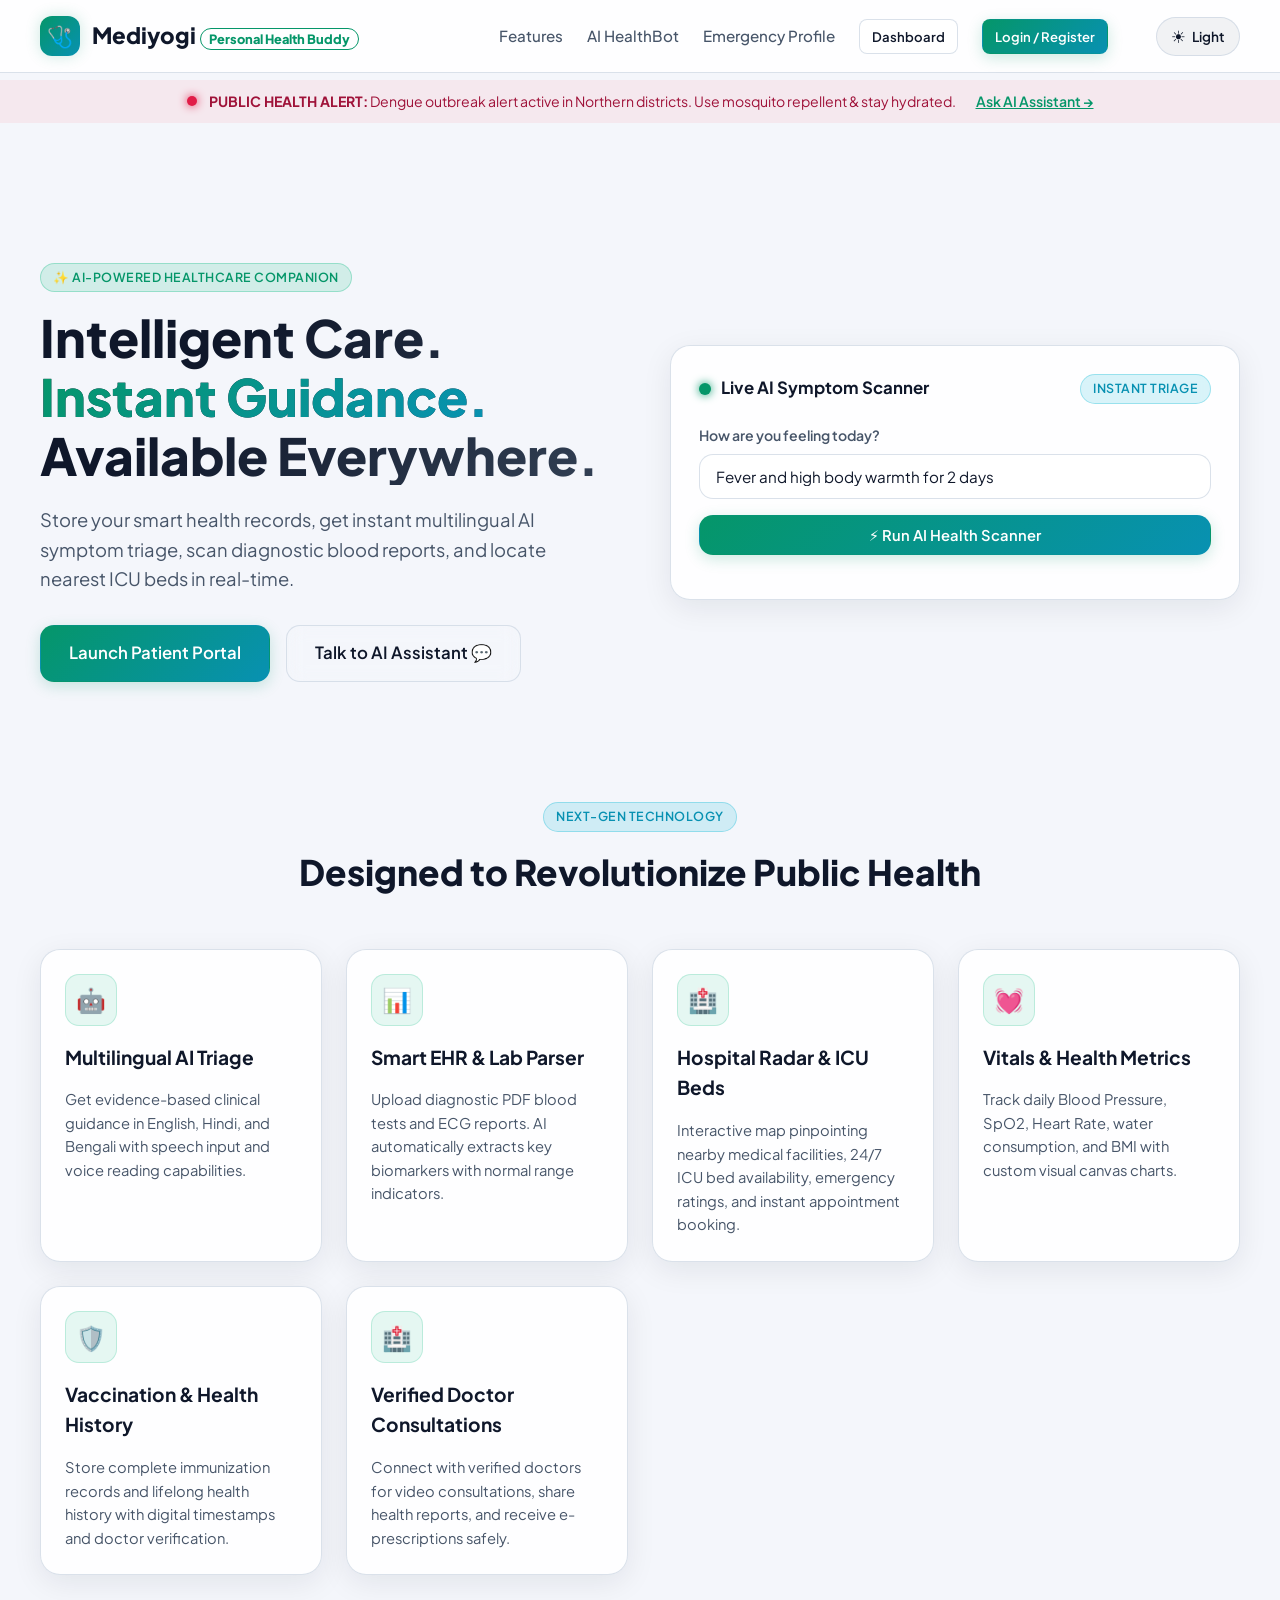
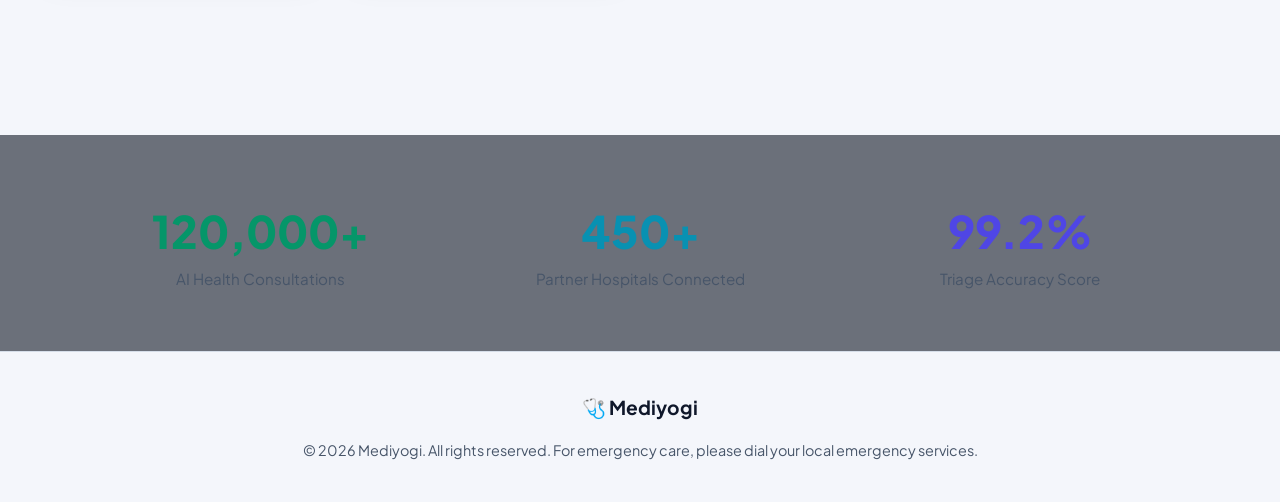
<file: index.html>
<!DOCTYPE html>
<html lang="en">

<head>
  <meta charset="UTF-8" />
  <meta name="viewport" content="width=device-width, initial-scale=1.0" />
  <title>Mediyogi — Next-Gen Public Health Companion & AI Triage</title>
  <link rel="icon" type="image/jpeg" href="icons/White and Blue Illustrative Online Medical Center Logo.jpg" />
  <link rel="manifest" href="manifest.webmanifest" />
  <meta name="theme-color" content="#10b981" />
  <meta name="mobile-web-app-capable" content="yes" />
  <meta name="apple-mobile-web-app-capable" content="yes" />
  <meta name="apple-mobile-web-app-status-bar-style" content="black-translucent" />
  <meta name="apple-mobile-web-app-title" content="Mediyogi" />
  <link rel="apple-touch-icon" href="icons/icon-192.png" />
  <meta name="description"
    content="Mediyogi is an AI-powered public health platform providing multilingual AI triage, smart EHR lab report analysis, hospital radar, and vital tracking." />
  <link rel="stylesheet" href="style.css" />
  <script>
    (function () {
      const saved = localStorage.getItem('mediyogi_theme');
      const theme = (saved === 'light' || saved === 'dark') ? saved : (window.matchMedia('(prefers-color-scheme: light)').matches ? 'light' : 'dark');
      document.documentElement.setAttribute('data-theme', theme);
    })();
  </script>
</head>

<body>

  <!-- NAVIGATION BAR -->
  <nav class="landing-nav" role="navigation" aria-label="Main Navigation">
    <a href="index.html" class="brand">
      <div class="brand-icon">🩺</div>
      <span>Mediyogi <span
          style="color:var(--primary); font-size:0.8rem; border:1px solid var(--primary); padding:2px 8px; border-radius:12px;">Personal
          Health Buddy</span></span>
    </a>
    <ul class="nav-links">
      <li><a href="#features">Features</a></li>
      <li><a href="ai.html">AI HealthBot</a></li>
      <li><a href="profile.html">Emergency Profile</a></li>
      <li><a href="dashboard.html" class="btn btn-secondary btn-sm">Dashboard</a></li>
      <li id="nav-auth-btn"><a href="login.html" class="btn btn-primary btn-sm">Login / Register</a></li>
      <li>
        <button type="button" class="btn btn-sm pwa-install-btn" onclick="triggerPwaInstall()" style="display:none; align-items:center; gap:6px; background:rgba(16,185,129,0.15); border:1px solid var(--primary); color:var(--primary); cursor:pointer;">
          📲 <span>Install App</span>
        </button>
      </li>
      <li>
        <button type="button" class="theme-toggle-btn" aria-label="Toggle theme" title="Toggle theme">
          <span class="theme-icon">🌙</span>
          <span class="theme-label">Dark</span>
        </button>
      </li>
    </ul>
  </nav>

  <!-- OUTBREAK TICKER BAR -->
  <div class="outbreak-ticker">
    <div class="ticker-pulse"></div>
    <span><strong>PUBLIC HEALTH ALERT:</strong> Dengue outbreak alert active in Northern districts. Use mosquito
      repellent & stay hydrated.</span>
    <a href="ai.html" style="color:var(--primary); text-decoration:underline; font-weight:600; margin-left:8px;">Ask AI
      Assistant →</a>
  </div>

  <!-- HERO SECTION -->
  <header class="hero-section">
    <div>
      <span class="badge badge-success" style="margin-bottom:16px;">✨ AI-Powered Healthcare Companion</span>
      <h1 class="hero-title">Intelligent Care. <span>Instant Guidance.</span> Available Everywhere.</h1>
      <p class="hero-desc">
        Store your smart health records, get instant multilingual AI symptom triage, scan diagnostic blood reports, and
        locate nearest ICU beds in real-time.
      </p>
      <div class="hero-cta">
        <a href="dashboard.html" class="btn btn-primary btn-lg">Launch Patient Portal</a>
        <a href="ai.html" class="btn btn-secondary btn-lg">Talk to AI Assistant 💬</a>
      </div>
    </div>

    <!-- HERO DEMO INTERACTIVE MINI SCANNER CARD -->
    <div class="glass-card interactive" style="padding:28px;">
      <div style="display:flex; justify-content:space-between; align-items:center; margin-bottom:20px;">
        <div style="display:flex; align-items:center; gap:10px;">
          <div
            style="width:12px; height:12px; border-radius:50%; background:var(--primary); box-shadow:0 0 10px var(--primary);">
          </div>
          <strong style="font-size:1.05rem;">Live AI Symptom Scanner</strong>
        </div>
        <span class="badge badge-info">Instant Triage</span>
      </div>

      <div class="form-group">
        <label>How are you feeling today?</label>
        <input type="text" id="hero-symptom-input" class="form-control"
          placeholder="e.g. Fever, severe headache, fatigue..." value="Fever and high body warmth for 2 days" />
      </div>

      <button class="btn btn-primary" style="width:100%; margin-bottom:16px;" onclick="runHeroScanner()">
        ⚡ Run AI Health Scanner
      </button>

      <div id="hero-scan-result"
        style="display:none; background:rgba(15,23,42,0.8); border:1px solid var(--border-color); padding:16px; border-radius:var(--radius-md); font-size:0.9rem;">
        <!-- Filled by JS -->
      </div>
    </div>
  </header>

  <!-- FEATURES GRID SECTION -->
  <section id="features" style="max-width:1280px; margin:0 auto; padding:40px 40px 80px;">
    <div style="text-align:center; margin-bottom:48px;">
      <span class="badge badge-info" style="margin-bottom:12px;">Next-Gen Technology</span>
      <h2 style="font-size:2.2rem; font-weight:800;">Designed to Revolutionize Public Health</h2>
    </div>

    <div class="features-grid" style="padding:0;">
      <div class="glass-card feature-card">
        <div class="feature-icon">🤖</div>
        <h3 style="font-size:1.2rem; font-weight:700;">Multilingual AI Triage</h3>
        <p style="color:var(--text-muted); font-size:0.92rem;">
          Get evidence-based clinical guidance in English, Hindi, and Bengali with speech input and voice reading
          capabilities.
        </p>
      </div>

      <div class="glass-card feature-card">
        <div class="feature-icon">📊</div>
        <h3 style="font-size:1.2rem; font-weight:700;">Smart EHR & Lab Parser</h3>
        <p style="color:var(--text-muted); font-size:0.92rem;">
          Upload diagnostic PDF blood tests and ECG reports. AI automatically extracts key biomarkers with normal range
          indicators.
        </p>
      </div>

      <div class="glass-card feature-card">
        <div class="feature-icon">🏥</div>
        <h3 style="font-size:1.2rem; font-weight:700;">Hospital Radar & ICU Beds</h3>
        <p style="color:var(--text-muted); font-size:0.92rem;">
          Interactive map pinpointing nearby medical facilities, 24/7 ICU bed availability, emergency ratings, and
          instant appointment booking.
        </p>
      </div>

      <div class="glass-card feature-card">
        <div class="feature-icon">💓</div>
        <h3 style="font-size:1.2rem; font-weight:700;">Vitals & Health Metrics</h3>
        <p style="color:var(--text-muted); font-size:0.92rem;">
          Track daily Blood Pressure, SpO2, Heart Rate, water consumption, and BMI with custom visual canvas charts.
        </p>
      </div>

      <div class="glass-card feature-card">
        <div class="feature-icon">🛡️</div>
        <h3 style="font-size:1.2rem; font-weight:700;">Vaccination & Health History</h3>
        <p style="color:var(--text-muted); font-size:0.92rem;">
          Store complete immunization records and lifelong health history with digital timestamps and doctor
          verification.
        </p>
      </div>

      <div class="glass-card feature-card">
        <div class="feature-icon">🏥</div>
        <h3 style="font-size:1.2rem; font-weight:700;">Verified Doctor Consultations</h3>
        <p style="color:var(--text-muted); font-size:0.92rem;">
          Connect with verified doctors for video consultations, share health reports, and receive e-prescriptions
          safely.
        </p>
      </div>
    </div>
  </section>

  <!-- STATS BAR -->
  <section
    style="background:rgba(18,24,38,0.6); border-y:1px solid var(--border-color); padding:60px 40px; text-align:center;">
    <div
      style="max-width:1100px; margin:0 auto; display:grid; grid-template-columns:repeat(auto-fit, minmax(200px, 1fr)); gap:40px;">
      <div>
        <div style="font-size:2.8rem; font-weight:800; color:var(--primary);">120,000+</div>
        <div style="color:var(--text-muted); font-size:0.95rem;">AI Health Consultations</div>
      </div>
      <div>
        <div style="font-size:2.8rem; font-weight:800; color:var(--secondary);">450+</div>
        <div style="color:var(--text-muted); font-size:0.95rem;">Partner Hospitals Connected</div>
      </div>
      <div>
        <div style="font-size:2.8rem; font-weight:800; color:var(--accent);">99.2%</div>
        <div style="color:var(--text-muted); font-size:0.95rem;">Triage Accuracy Score</div>
      </div>
    </div>
  </section>

  <!-- FOOTER -->
  <footer
    style="padding:40px; text-align:center; border-top:1px solid var(--border-color); color:var(--text-muted); font-size:0.9rem;">
    <div style="margin-bottom:16px;">
      <a href="index.html" style="font-weight:700; color:var(--text-main); font-size:1.2rem;">🩺 Mediyogi</a>
    </div>
    <p>&copy; 2026 Mediyogi. All rights reserved. For emergency care, please dial your local emergency
      services.</p>
  </footer>

  <script src="script.js"></script>
  <script>
    function runHeroScanner() {
      const input = document.getElementById('hero-symptom-input').value;
      const resDiv = document.getElementById('hero-scan-result');
      if (!input) return;

      resDiv.style.display = 'block';
      resDiv.innerHTML = '⏳ Mediyogi AI is analyzing clinical parameters...';

      setTimeout(() => {
        resDiv.innerHTML = `
          <div style="color:var(--primary); font-weight:700; margin-bottom:4px;">✅ AI Assessment Complete (Low-Moderate Risk)</div>
          <p style="color:var(--text-muted);">Symptoms match viral fever patterns. Maintain hydration with ORS and monitor body temperature. If fever exceeds 102°F, consult a physician.</p>
          <a href="ai.html" class="btn btn-primary btn-sm" style="margin-top:10px;">Continue Full AI Consultation →</a>
        `;
      }, 600);
    }
  </script>
</body>

</html>
</file>
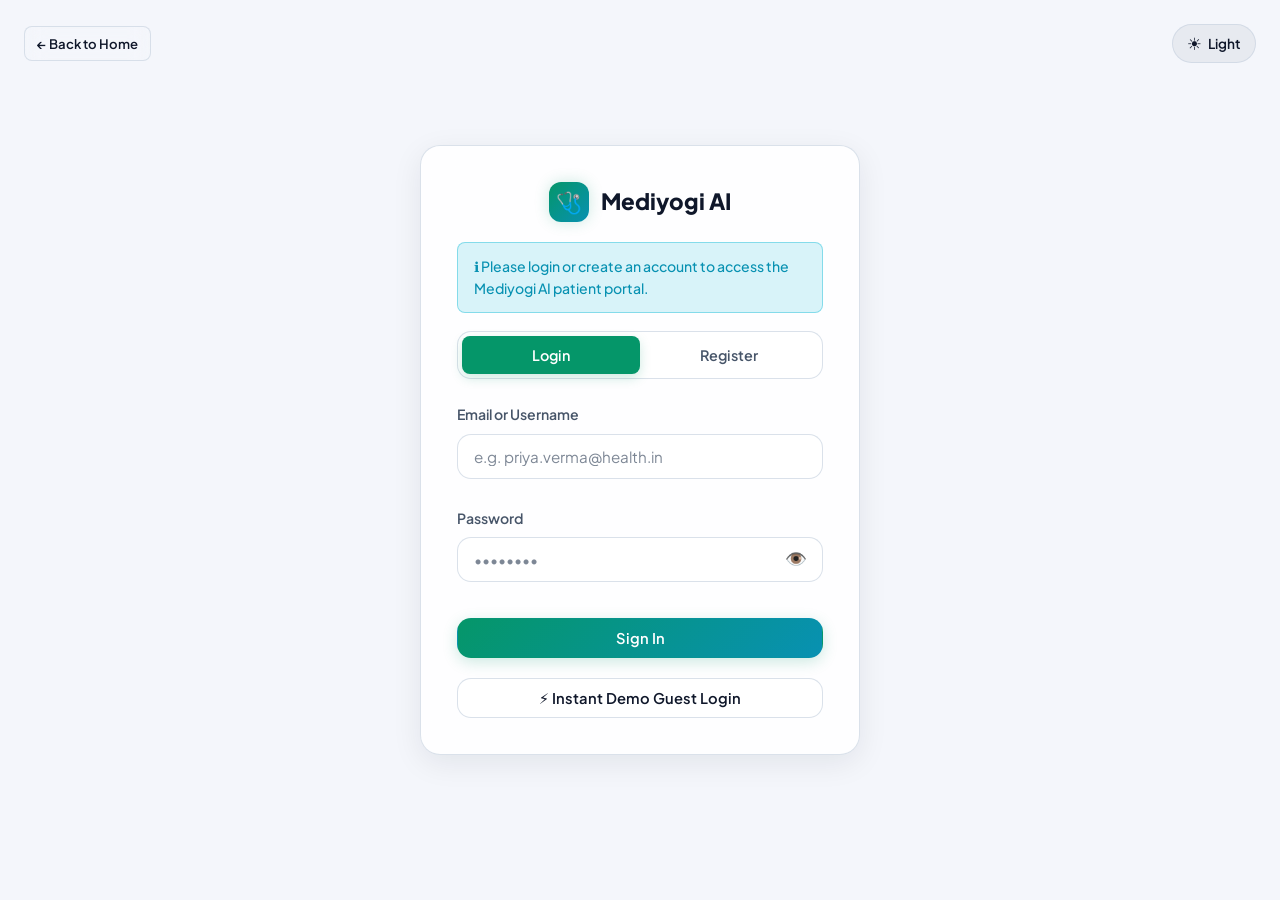
<file: ai.html>
<!DOCTYPE html>
<html lang="en">

<head>
  <meta charset="UTF-8" />
  <meta name="viewport" content="width=device-width, initial-scale=1.0" />
  <title>Mediyogi — Next-Gen Public Health Companion & AI Triage</title>
  <link rel="icon" type="image/jpeg" href="icons/White and Blue Illustrative Online Medical Center Logo.jpg" />
  <link rel="manifest" href="manifest.webmanifest" />
  <meta name="theme-color" content="#10b981" />
  <meta name="mobile-web-app-capable" content="yes" />
  <meta name="apple-mobile-web-app-capable" content="yes" />
  <meta name="apple-mobile-web-app-status-bar-style" content="black-translucent" />
  <meta name="apple-mobile-web-app-title" content="Mediyogi" />
  <link rel="apple-touch-icon" href="icons/icon-192.png" />
  <link rel="stylesheet" href="style.css" />
  <script>
    (function () {
      const saved = localStorage.getItem('mediyogi_theme');
      const theme = (saved === 'light' || saved === 'dark') ? saved : (window.matchMedia('(prefers-color-scheme: light)').matches ? 'light' : 'dark');
      document.documentElement.setAttribute('data-theme', theme);
    })();
  </script>
  <style>
    .ai-workspace-wrap {
      max-width: 1280px;
      margin: 0 auto;
      padding: 24px 40px;
      display: grid;
      grid-template-columns: 1fr 340px;
      gap: 24px;
    }

    @media (max-width: 900px) {
      .ai-workspace-wrap {
        grid-template-columns: 1fr;
        padding: 16px;
      }
    }
  </style>
</head>

<body>

  <div class="ai-top-bar">
    <div class="ai-top-bar-inner">
      <div style="display:flex; gap:10px; align-items:center; flex-wrap:wrap;">
        <a href="dashboard.html" class="btn btn-secondary btn-sm">← Back to Patient Dashboard</a>
        <a href="profile.html" class="btn btn-secondary btn-sm">👤 Emergency Profile</a>
        <button type="button" class="btn btn-danger btn-sm" onclick="logoutUser()">🔴 Logout</button>
      </div>
      <div style="display:flex; gap:10px; align-items:center; flex-wrap:wrap;">
        <button type="button" class="btn btn-success btn-sm btn-gemini-key" onclick="openGeminiModal()">🔑 Key
          Configured ✓</button>
        <span class="badge badge-danger">🔥 Outbreak Alert: Dengue</span>
        <button type="button" class="theme-toggle-btn" aria-label="Toggle theme" title="Toggle theme">
          <span class="theme-icon">🌙</span>
          <span class="theme-label">Dark</span>
        </button>
        <select id="chat-lang-select" class="form-control" style="width:140px; padding:4px 8px;">
          <option value="en">English</option>
          <option value="hi">हिन्दी</option>
          <option value="bn">বাংলা</option>
        </select>
      </div>
    </div>
  </div>

  <div class="ai-workspace-wrap">
    <!-- MAIN CHAT COLUMN -->
    <main class="glass-card chat-container" style="height:calc(100vh - 140px); padding:0; overflow:hidden;">
      <div
        style="padding:16px 20px; border-bottom:1px solid var(--border-color); display:flex; align-items:center; justify-content:space-between; background:var(--bg-input); flex-wrap:wrap; gap:10px;">
        <div style="display:flex; align-items:center; gap:12px;">
          <div class="brand-icon">🤖</div>
          <div>
            <h3 style="font-size:1.1rem; font-weight:700;">Mediyogi HealthBot Workspace</h3>
            <p style="font-size:0.8rem; color:var(--text-muted);">Preventive Triage & Outbreak Advisory Engine</p>
          </div>
        </div>
        <div style="display:flex; gap:10px; align-items:center; flex-wrap:wrap;">
          <span class="badge badge-success gemini-status-badge">✨ Gemini AI Active</span>
        </div>
      </div>

      <div id="chat-messages" class="chat-box">
        <div class="chat-message bot">
          <div>Hi Priya 👋 I am Mediyogi AI HealthBot. Ask me about symptoms, vaccine schedules, or public health
            alerts.</div>
        </div>
      </div>

      <div class="chat-composer">
        <div class="composer-input-row">
          <input type="text" id="chat-input" class="form-control" placeholder="Ask about fever, symptoms, vaccines..."
            onkeypress="if(event.key==='Enter') sendChatMessage()" />
          <button id="mic-btn" class="btn btn-secondary">🎙️ Speak</button>
          <button class="btn btn-primary" onclick="sendChatMessage()">Send</button>
        </div>
      </div>
    </main>

    <!-- SIDEBAR TOOLS COLUMN -->
    <aside style="display:flex; flex-direction:column; gap:20px;">
      <!-- Quick Topics -->
      <div class="glass-card">
        <h4 style="margin-bottom:12px;">Quick Clinical Topics</h4>
        <div style="display:flex; flex-direction:column; gap:8px;">
          <button class="btn btn-secondary btn-sm" style="justify-content:flex-start; text-align:left;"
            onclick="sendChatMessage('Dengue symptoms and prevention')">🦟 Dengue Symptoms & Protection</button>
          <button class="btn btn-secondary btn-sm" style="justify-content:flex-start; text-align:left;"
            onclick="sendChatMessage('High fever precautions')">🤒 High Fever & ORS Precautions</button>
          <button class="btn btn-secondary btn-sm" style="justify-content:flex-start; text-align:left;"
            onclick="sendChatMessage('Child immunization vaccines')">👶 Child Vaccine Schedule</button>
        </div>
      </div>

      <!-- Symptom Wizard Launcher -->
      <div class="glass-card">
        <h4 style="margin-bottom:8px;">Interactive Symptom Checker</h4>
        <p style="font-size:0.85rem; color:var(--text-muted); margin-bottom:12px;">Answer 4 simple questions for
          immediate clinical risk assessment.</p>
        <button id="start-symptom-wizard" class="btn btn-primary btn-sm" style="width:100%;">Start Quiz Wizard</button>
      </div>

      <!-- Quick Emergency Hotline Card -->
      <div class="glass-card" style="border-color:rgba(244,63,94,0.3);">
        <h4 style="color:var(--danger); margin-bottom:8px;">🚨 Emergency Contacts</h4>
        <p style="font-size:0.85rem; color:var(--text-muted);">Medical Emergency: <strong>102 / 108</strong></p>
        <p style="font-size:0.85rem; color:var(--text-muted);">Health Helpline: <strong>1075</strong></p>
      </div>
    </aside>
  </div>

  <!-- MODAL: SYMPTOM CHECKER WIZARD -->
  <div id="symptom-modal" class="modal-overlay">
    <div class="modal-content">
      <button class="modal-close" onclick="closeModal('symptom-modal')">&times;</button>
      <div id="wizard-container"></div>
    </div>
  </div>

  <script src="script.js"></script>
</body>

</html>
</file>
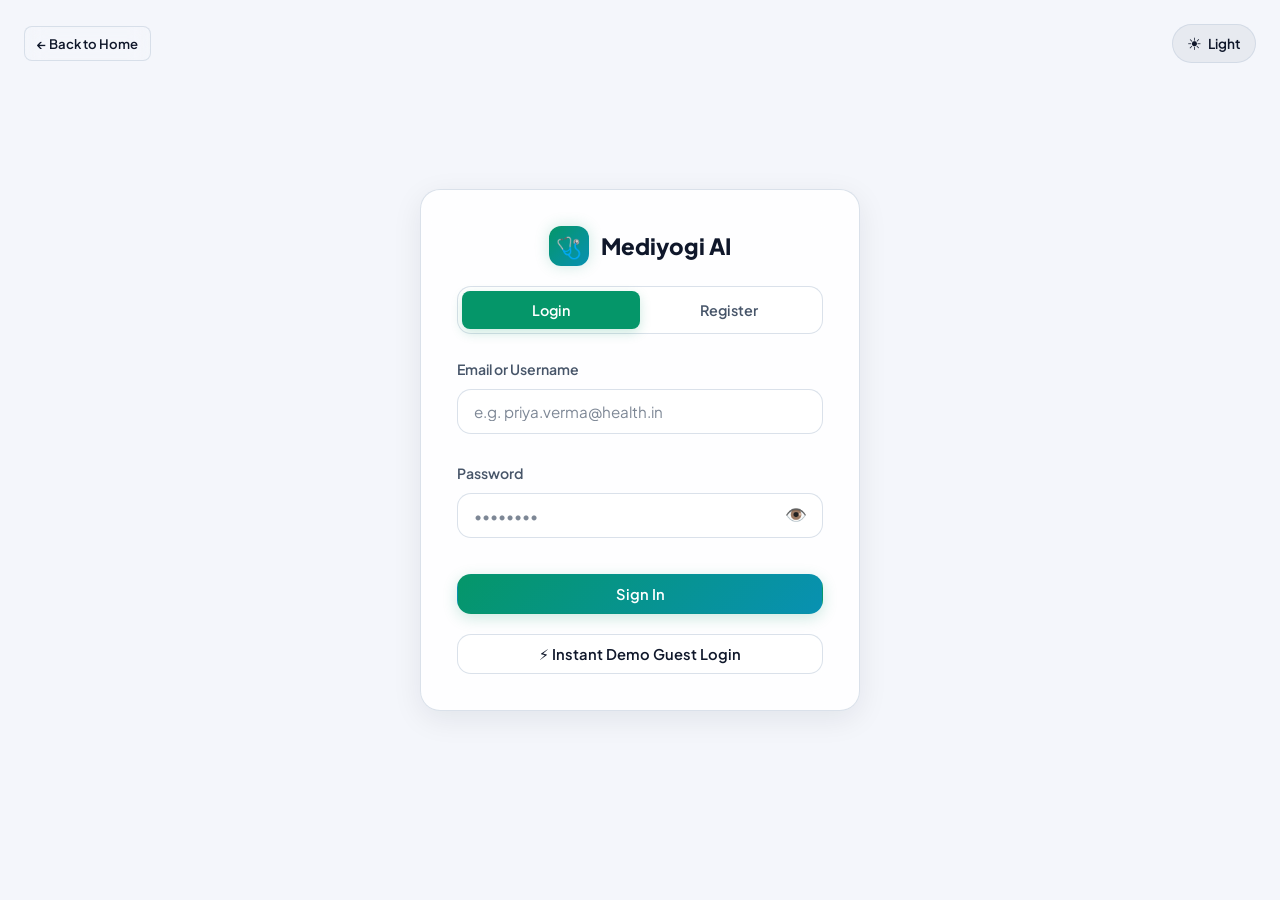
<file: login.html>
<!DOCTYPE html>
<html lang="en">

<head>
  <meta charset="UTF-8" />
  <meta name="viewport" content="width=device-width, initial-scale=1.0" />
  <title>Mediyogi AI — Login & Register</title>
  <link rel="icon" type="image/jpeg" href="icons/White and Blue Illustrative Online Medical Center Logo.jpg" />
  <link rel="manifest" href="manifest.webmanifest" />
  <meta name="theme-color" content="#10b981" />
  <meta name="mobile-web-app-capable" content="yes" />
  <meta name="apple-mobile-web-app-capable" content="yes" />
  <meta name="apple-mobile-web-app-status-bar-style" content="black-translucent" />
  <meta name="apple-mobile-web-app-title" content="Mediyogi" />
  <link rel="apple-touch-icon" href="icons/icon-192.png" />
  <link rel="stylesheet" href="style.css" />
  <link rel="stylesheet" href="login.css" />
  <script>
    (function () {
      const saved = localStorage.getItem('mediyogi_theme');
      const theme = (saved === 'light' || saved === 'dark') ? saved : (window.matchMedia('(prefers-color-scheme: light)').matches ? 'light' : 'dark');
      document.documentElement.setAttribute('data-theme', theme);
    })();
  </script>
</head>

<body>

  <div class="login-wrapper">
    <div
      style="position:absolute; top:24px; left:24px; right:24px; display:flex; justify-content:space-between; align-items:center;">
      <a href="index.html" class="btn btn-secondary btn-sm">← Back to Home</a>
      <button type="button" class="theme-toggle-btn" aria-label="Toggle theme" title="Toggle theme">
        <span class="theme-icon">🌙</span>
        <span class="theme-label">Dark</span>
      </button>
    </div>

    <div class="glass-card login-card">
      <div class="brand" style="justify-content:center; margin-bottom:20px;">
        <div class="brand-icon">🩺</div>
        <span>Mediyogi AI</span>
      </div>

      <!-- ALERT MESSAGE BOX -->
      <div id="auth-alert" class="auth-alert" style="display:none;"></div>

      <!-- TOGGLE TABS -->
      <div class="auth-tabs">
        <button id="tab-login-btn" class="auth-tab active" type="button" onclick="switchAuthTab('login')">Login</button>
        <button id="tab-reg-btn" class="auth-tab" type="button" onclick="switchAuthTab('register')">Register</button>
      </div>

      <!-- LOGIN FORM -->
      <form id="login-form" class="auth-form active" onsubmit="handleLoginSubmit(event)">
        <div class="form-group">
          <label for="login-user">Email or Username</label>
          <input type="text" id="login-user" class="form-control" placeholder="e.g. priya.verma@health.in" required
            autocomplete="username" />
        </div>
        <div class="form-group">
          <label for="login-pass">Password</label>
          <div class="password-input-wrap">
            <input type="password" id="login-pass" class="form-control" placeholder="••••••••" required
              autocomplete="current-password" />
            <button type="button" class="toggle-pwd-btn" onclick="togglePasswordVisibility('login-pass', this)"
              title="Toggle password visibility">👁️</button>
          </div>
        </div>
        <button type="submit" class="btn btn-primary" style="width:100%; margin-top:8px;">Sign In</button>
        <button type="button" class="btn btn-secondary" style="width:100%; margin-top:8px;"
          onclick="handleGuestLogin()">⚡ Instant Demo Guest Login</button>
      </form>

      <!-- REGISTER FORM -->
      <form id="register-form" class="auth-form" onsubmit="handleRegisterSubmit(event)">
        <div class="form-group">
          <label for="reg-name">Full Name</label>
          <input type="text" id="reg-name" class="form-control" placeholder="e.g. Priya Verma" required
            autocomplete="name" />
        </div>
        <div class="form-group">
          <label for="reg-email">Email Address</label>
          <input type="email" id="reg-email" class="form-control" placeholder="name@example.com" required
            autocomplete="email" />
        </div>
        <div class="form-group">
          <label for="reg-pass">Password (Min 6 characters)</label>
          <div class="password-input-wrap">
            <input type="password" id="reg-pass" class="form-control" placeholder="••••••••" required minlength="6"
              autocomplete="new-password" />
            <button type="button" class="toggle-pwd-btn" onclick="togglePasswordVisibility('reg-pass', this)"
              title="Toggle password visibility">👁️</button>
          </div>
        </div>
        <div class="form-group">
          <label for="reg-city">City / Region (Optional)</label>
          <select id="reg-city" class="form-control" required>
            <option value="">Select your city</option>
            <option value="New Delhi" selected>New Delhi</option>
            <option value="Mumbai">Mumbai</option>
            <option value="Bangalore">Bangalore</option>
            <option value="Kolkata">Kolkata</option>
            <option value="Chennai">Chennai</option>
            <option value="Hyderabad">Hyderabad</option>
            <option value="Pune">Pune</option>
            <option value="Ahmedabad">Ahmedabad</option>
            <option value="Surat">Surat</option>
            <option value="Visakhapatnam">Visakhapatnam</option>
            <option value="Other">Other</option>
          </select>
        </div>
        <button type="submit" class="btn btn-primary" style="width:100%; margin-top:8px;">Create Account & Sign
          In</button>
      </form>
    </div>
  </div>

  <script src="login.js"></script>
</body>

</html>
</file>
<file: style.css>
@import url('https://fonts.googleapis.com/css2?family=Plus+Jakarta+Sans:wght@300;400;500;600;700;800&display=swap');

:root,
[data-theme="dark"] {
  --font-primary: 'Plus Jakarta Sans', system-ui, -apple-system, sans-serif;

  /* Color Palette - Dark Premium Healthcare Theme */
  --bg-main: #0b0f19;
  --bg-card: rgba(18, 24, 38, 0.75);
  --bg-card-hover: rgba(28, 36, 56, 0.85);
  --bg-glass: rgba(255, 255, 255, 0.04);
  --bg-glass-light: rgba(255, 255, 255, 0.06);
  --bg-input: rgba(15, 23, 42, 0.6);
  --bg-input-focus: rgba(15, 23, 42, 0.85);
  --bg-nav: rgba(11, 15, 25, 0.85);
  --bg-sidebar: rgba(11, 15, 25, 0.95);
  --bg-modal: #0f172a;
  --bg-chat-bot: rgba(30, 41, 59, 0.9);
  --bg-chat-composer: rgba(15, 23, 42, 0.8);

  --border-color: rgba(255, 255, 255, 0.08);
  --border-highlight: rgba(16, 185, 129, 0.3);

  --primary: #10b981;
  --primary-hover: #059669;
  --primary-glow: rgba(16, 185, 129, 0.25);

  --secondary: #06b6d4;
  --secondary-glow: rgba(6, 182, 212, 0.25);

  --accent: #6366f1;
  --accent-glow: rgba(99, 102, 241, 0.25);

  --danger: #f43f5e;
  --warning: #f59e0b;
  --success: #10b981;

  --text-main: #f8fafc;
  --text-muted: #94a3b8;
  --text-dim: #dbe1eb;

  --shadow-sm: 0 4px 12px rgba(0, 0, 0, 0.15);
  --shadow-md: 0 8px 30px rgba(0, 0, 0, 0.3);
  --shadow-glow: 0 0 25px rgba(16, 185, 129, 0.15);

  --radius-sm: 8px;
  --radius-md: 14px;
  --radius-lg: 20px;
  --radius-xl: 28px;

  --transition-fast: 0.2s cubic-bezier(0.4, 0, 0.2, 1);
  --transition-normal: 0.3s cubic-bezier(0.4, 0, 0.2, 1);

  --hero-title-grad: linear-gradient(135deg, #ffffff 30%, #94a3b8 100%);
  --body-mesh-grad-1: radial-gradient(circle at 15% 15%, rgba(16, 185, 129, 0.08) 0%, transparent 40%);
  --body-mesh-grad-2: radial-gradient(circle at 85% 20%, rgba(6, 182, 212, 0.08) 0%, transparent 40%);
  --body-mesh-grad-3: radial-gradient(circle at 50% 80%, rgba(99, 102, 241, 0.06) 0%, transparent 50%);
}

[data-theme="light"] {
  /* Color Palette - Light Clean Healthcare Tech Theme */
  --bg-main: #f4f6fb;
  --bg-card: rgba(255, 255, 255, 0.88);
  --bg-card-hover: rgba(255, 255, 255, 0.98);
  --bg-glass: rgba(15, 23, 42, 0.03);
  --bg-glass-light: rgba(15, 23, 42, 0.05);
  --bg-input: #ffffff;
  --bg-input-focus: #ffffff;
  --bg-nav: rgba(255, 255, 255, 0.88);
  --bg-sidebar: rgba(255, 255, 255, 0.94);
  --bg-modal: #ffffff;
  --bg-chat-bot: #f1f5f9;
  --bg-chat-composer: rgba(248, 250, 252, 0.95);

  --border-color: rgba(203, 213, 225, 0.7);
  --border-highlight: rgba(16, 185, 129, 0.4);

  --primary: #059669;
  --primary-hover: #047857;
  --primary-glow: rgba(5, 150, 105, 0.2);

  --secondary: #0891b2;
  --secondary-glow: rgba(8, 145, 178, 0.2);

  --accent: #4f46e5;
  --accent-glow: rgba(79, 70, 229, 0.2);

  --danger: #e11d48;
  --warning: #d97706;
  --success: #059669;

  --text-main: #0f172a;
  --text-muted: #475569;
  --text-dim: #64748b;

  --shadow-sm: 0 4px 12px rgba(15, 23, 42, 0.05);
  --shadow-md: 0 8px 30px rgba(15, 23, 42, 0.08);
  --shadow-glow: 0 0 25px rgba(5, 150, 105, 0.12);

  --hero-title-grad: linear-gradient(135deg, #0f172a 30%, #334155 100%);
  --body-mesh-grad-1: radial-gradient(circle at 15% 15%, rgba(16, 185, 129, 0.12) 0%, transparent 45%);
  --body-mesh-grad-2: radial-gradient(circle at 85% 20%, rgba(6, 182, 212, 0.12) 0%, transparent 45%);
  --body-mesh-grad-3: radial-gradient(circle at 50% 80%, rgba(99, 102, 241, 0.08) 0%, transparent 50%);
}

/* Base Styles */
* {
  box-sizing: border-box;
  margin: 0;
  padding: 0;
}

html,
body {
  font-family: var(--font-primary);
  background-color: var(--bg-main);
  color: var(--text-main);
  min-height: 100vh;
  line-height: 1.6;
  overflow-x: hidden;
  -webkit-font-smoothing: antialiased;
  transition: background-color var(--transition-normal), color var(--transition-normal);
}

/* Background Animated Gradient Mesh */
body::before {
  content: '';
  position: fixed;
  top: 0;
  left: 0;
  width: 100vw;
  height: 100vh;
  background:
    var(--body-mesh-grad-1),
    var(--body-mesh-grad-2),
    var(--body-mesh-grad-3);
  pointer-events: none;
  z-index: -1;
  transition: background var(--transition-normal);
}

a {
  color: var(--secondary);
  text-decoration: none;
  transition: color var(--transition-fast);
}

a:hover {
  color: var(--primary);
}

/* Common Layout Containers */
.app-container {
  display: flex;
  min-height: 100vh;
}

/* Buttons */
.btn {
  display: inline-flex;
  align-items: center;
  justify-content: center;
  gap: 8px;
  padding: 10px 20px;
  font-family: var(--font-primary);
  font-size: 0.92rem;
  font-weight: 600;
  border-radius: var(--radius-md);
  border: 1px solid transparent;
  cursor: pointer;
  transition: all var(--transition-fast);
  text-decoration: none;
  white-space: nowrap;
}

.btn-primary,
a.btn-primary,
a.btn-primary:visited {
  background: linear-gradient(135deg, var(--primary) 0%, var(--secondary) 100%);
  color: #ffffff !important;
  box-shadow: 0 4px 15px var(--primary-glow);
}

.btn-primary:hover,
a.btn-primary:hover,
a.btn-primary:focus {
  transform: translateY(-2px);
  box-shadow: 0 6px 20px rgba(16, 185, 129, 0.35);
  color: #ffffff !important;
}

.btn-secondary,
a.btn-secondary,
a.btn-secondary:visited {
  background: rgba(255, 255, 255, 0.05);
  color: var(--text-main) !important;
  border: 1px solid var(--border-color);
  backdrop-filter: blur(10px);
}

.btn-secondary:hover,
a.btn-secondary:hover,
a.btn-secondary:focus {
  background: rgba(255, 255, 255, 0.1);
  border-color: rgba(255, 255, 255, 0.2);
  color: #ffffff !important;
  transform: translateY(-2px);
}

.btn-outline,
a.btn-outline,
a.btn-outline:visited {
  background: transparent;
  color: var(--primary) !important;
  border: 1px solid var(--primary);
}

.btn-outline:hover,
a.btn-outline:hover,
a.btn-outline:focus {
  background: var(--primary-glow);
  transform: translateY(-2px);
  color: var(--primary) !important;
}

.btn-danger,
a.btn-danger,
a.btn-danger:visited {
  background: rgba(244, 63, 94, 0.15);
  color: var(--danger) !important;
  border: 1px solid rgba(244, 63, 94, 0.3);
}

.btn-danger:hover,
a.btn-danger:hover,
a.btn-danger:focus {
  background: var(--danger);
  color: white !important;
}

.btn-sm {
  padding: 6px 12px;
  font-size: 0.82rem;
  border-radius: var(--radius-sm);
}

.btn-lg {
  padding: 14px 28px;
  font-size: 1.05rem;
  border-radius: var(--radius-md);
}

/* Glass Cards */
.glass-card {
  background: var(--bg-card);
  backdrop-filter: blur(16px);
  -webkit-backdrop-filter: blur(16px);
  border: 1px solid var(--border-color);
  border-radius: var(--radius-lg);
  padding: 24px;
  box-shadow: var(--shadow-md);
  transition: border-color var(--transition-fast), transform var(--transition-fast);
}

.glass-card:hover {
  border-color: rgba(255, 255, 255, 0.15);
}

.glass-card.interactive:hover {
  transform: translateY(-4px);
  box-shadow: 0 12px 35px rgba(0, 0, 0, 0.4), var(--shadow-glow);
}

/* Badges */
.badge {
  display: inline-flex;
  align-items: center;
  gap: 6px;
  padding: 4px 12px;
  border-radius: 999px;
  font-size: 0.78rem;
  font-weight: 600;
  text-transform: uppercase;
  letter-spacing: 0.5px;
}

.badge-success {
  background: rgba(16, 185, 129, 0.15);
  color: var(--success);
  border: 1px solid rgba(16, 185, 129, 0.3);
}

.badge-warning {
  background: rgba(245, 158, 11, 0.15);
  color: var(--warning);
  border: 1px solid rgba(245, 158, 11, 0.3);
}

.badge-danger {
  background: rgba(244, 63, 94, 0.15);
  color: var(--danger);
  border: 1px solid rgba(244, 63, 94, 0.3);
}

.badge-info {
  background: rgba(6, 182, 212, 0.15);
  color: var(--secondary);
  border: 1px solid rgba(6, 182, 212, 0.3);
}

/* Form Controls */
.form-group {
  display: flex;
  flex-direction: column;
  gap: 8px;
  margin-bottom: 16px;
}

.form-group label {
  font-size: 0.88rem;
  font-weight: 600;
  color: var(--text-muted);
}

.form-control,
select.form-control,
textarea.form-control {
  width: 100%;
  padding: 12px 16px;
  background: var(--bg-input);
  border: 1px solid var(--border-color);
  border-radius: var(--radius-md);
  color: var(--text-main);
  font-family: var(--font-primary);
  font-size: 0.95rem;
  outline: none;
  transition: all var(--transition-fast);
}

.form-control::placeholder {
  color: var(--text-muted);
  opacity: 0.7;
}

.form-control:focus {
  border-color: var(--primary);
  box-shadow: 0 0 0 3px var(--primary-glow);
  background: var(--bg-input-focus);
}

/* Theme Toggle Button Component */
.theme-toggle-btn {
  display: inline-flex;
  align-items: center;
  justify-content: center;
  gap: 6px;
  padding: 8px 14px;
  border-radius: 30px;
  background: var(--bg-glass-light);
  border: 1px solid var(--border-color);
  color: var(--text-main);
  font-family: var(--font-primary);
  font-size: 0.85rem;
  font-weight: 600;
  cursor: pointer;
  transition: all var(--transition-fast);
  user-select: none;
  outline: none;
}

.theme-toggle-btn:hover {
  background: var(--primary-glow);
  border-color: var(--primary);
  transform: translateY(-1px);
}

.theme-toggle-btn .theme-icon {
  font-size: 1.05rem;
  display: inline-block;
  transition: transform 0.3s cubic-bezier(0.34, 1.56, 0.64, 1);
}

.theme-toggle-btn:hover .theme-icon {
  transform: rotate(20deg) scale(1.15);
}

/* Header & Nav for Landing Page */
.landing-nav {
  position: fixed;
  top: 0;
  left: 0;
  right: 0;
  z-index: 100;
  display: flex;
  justify-content: space-between;
  align-items: center;
  padding: 16px 40px;
  background: var(--bg-nav);
  backdrop-filter: blur(20px);
  border-bottom: 1px solid var(--border-color);
}

.brand {
  display: flex;
  align-items: center;
  gap: 12px;
  font-size: 1.4rem;
  font-weight: 800;
  color: var(--text-main);
}

.brand-icon {
  width: 40px;
  height: 40px;
  border-radius: 12px;
  background: linear-gradient(135deg, var(--primary), var(--secondary));
  display: flex;
  align-items: center;
  justify-content: center;
  font-size: 1.3rem;
  box-shadow: 0 0 15px var(--primary-glow);
}

.nav-links {
  display: flex;
  align-items: center;
  gap: 24px;
  list-style: none;
}

.nav-links a:not(.btn) {
  color: var(--text-muted);
  font-weight: 500;
  font-size: 0.95rem;
}

.nav-links a:not(.btn):hover {
  color: var(--text-main);
}

/* Landing Page Hero */
.hero-section {
  padding: 140px 40px 80px;
  max-width: 1280px;
  margin: 0 auto;
  display: grid;
  grid-template-columns: 1fr 1fr;
  gap: 60px;
  align-items: center;
}

.hero-title {
  font-size: 3.2rem;
  font-weight: 800;
  line-height: 1.15;
  margin-bottom: 20px;
  background: var(--hero-title-grad);
  -webkit-background-clip: text;
  -webkit-text-fill-color: transparent;
}

.hero-title span {
  background: linear-gradient(135deg, var(--primary) 0%, var(--secondary) 100%);
  -webkit-background-clip: text;
  -webkit-text-fill-color: transparent;
}

.hero-desc {
  font-size: 1.15rem;
  color: var(--text-muted);
  margin-bottom: 32px;
  max-width: 540px;
}

.hero-cta {
  display: flex;
  gap: 16px;
  align-items: center;
}

/* Outbreak Alert Banner Ticker */
.outbreak-ticker {
  background: rgba(244, 63, 94, 0.1);
  border-y: 1px solid rgba(244, 63, 94, 0.2);
  padding: 10px 24px;
  display: flex;
  align-items: center;
  justify-content: center;
  gap: 12px;
  font-size: 0.88rem;
  color: #fecdd3;
  margin-top: 80px;
}

.ticker-pulse {
  width: 10px;
  height: 10px;
  border-radius: 50%;
  background: var(--danger);
  box-shadow: 0 0 10px var(--danger);
  animation: pulse-ring 1.5s infinite;
}

@keyframes pulse-ring {
  0% {
    transform: scale(0.95);
    box-shadow: 0 0 0 0 rgba(244, 63, 94, 0.7);
  }

  70% {
    transform: scale(1.1);
    box-shadow: 0 0 0 10px rgba(244, 63, 94, 0);
  }

  100% {
    transform: scale(0.95);
    box-shadow: 0 0 0 0 rgba(244, 63, 94, 0);
  }
}

/* Feature Sections */
.features-grid {
  display: grid;
  grid-template-columns: repeat(auto-fit, minmax(260px, 1fr));
  gap: 24px;
  max-width: 1280px;
  margin: 40px auto 80px;
  padding: 0 40px;
}

.feature-card {
  display: flex;
  flex-direction: column;
  gap: 16px;
}

.feature-icon {
  width: 52px;
  height: 52px;
  border-radius: var(--radius-md);
  background: rgba(16, 185, 129, 0.1);
  color: var(--primary);
  display: flex;
  align-items: center;
  justify-content: center;
  font-size: 1.5rem;
  border: 1px solid rgba(16, 185, 129, 0.2);
}

/* DASHBOARD LAYOUT */
.sidebar {
  width: 260px;
  background: var(--bg-sidebar);
  border-right: 1px solid var(--border-color);
  padding: 24px;
  display: flex;
  flex-direction: column;
  gap: 32px;
  position: fixed;
  top: 0;
  bottom: 0;
  left: 0;
  z-index: 50;
  overflow-y: auto;
  transition: background var(--transition-normal), border-color var(--transition-normal);
}

.sidebar-nav {
  display: flex;
  flex-direction: column;
  gap: 8px;
}

.sidebar-link {
  display: flex;
  align-items: center;
  gap: 14px;
  padding: 12px 16px;
  border-radius: var(--radius-md);
  color: var(--text-muted);
  font-weight: 500;
  font-size: 0.95rem;
  transition: all var(--transition-fast);
  cursor: pointer;
}

.sidebar-link:hover,
.sidebar-link.active {
  background: var(--bg-glass-light);
  background: rgba(255, 255, 255, 0.06);
  color: var(--text-main);
  border: 1px solid var(--border-color);
}

.sidebar-link.active {
  background: linear-gradient(90deg, rgba(16, 185, 129, 0.15), transparent);
  color: var(--primary);
  border-left: 3px solid var(--primary);
}

.dashboard-main {
  margin-left: 260px;
  flex: 1;
  padding: 32px 40px;
  min-height: 100vh;
}

.dashboard-header {
  display: flex;
  justify-content: space-between;
  align-items: center;
  margin-bottom: 32px;
  padding-bottom: 20px;
  border-bottom: 1px solid var(--border-color);
}

.user-profile-summary {
  display: flex;
  align-items: center;
  gap: 16px;
}

.avatar {
  width: 48px;
  height: 48px;
  border-radius: 50%;
  background: linear-gradient(135deg, var(--primary), var(--accent));
  display: flex;
  align-items: center;
  justify-content: center;
  font-weight: 700;
  color: white;
  font-size: 1.1rem;
  box-shadow: 0 0 12px var(--primary-glow);
}

/* Sections switching */
.dashboard-section {
  display: none;
  animation: fadeIn 0.3s ease;
}

.dashboard-section.active {
  display: block;
}

@keyframes fadeIn {
  from {
    opacity: 0;
    transform: translateY(8px);
  }

  to {
    opacity: 1;
    transform: translateY(0);
  }
}

/* CHAT SYSTEM */
.chat-wrapper {
  display: grid;
  grid-template-columns: 1fr 340px;
  gap: 24px;
  height: calc(100vh - 160px);
  min-height: 500px;
  max-height: calc(100vh - 120px);
}

.chat-container {
  display: flex;
  flex-direction: column;
  height: 100%;
  min-height: 0;
  overflow: hidden;
  position: relative;
}

.chat-box {
  flex: 1 1 0%;
  min-height: 0;
  overflow-y: auto;
  overflow-x: hidden;
  padding: 20px;
  display: flex;
  flex-direction: column;
  gap: 16px;
  scroll-behavior: smooth;
  overscroll-behavior: contain;
  -webkit-overflow-scrolling: touch;
}

.chat-message {
  max-width: 85%;
  word-break: break-word;
  overflow-wrap: break-word;
  padding: 14px 18px;
  border-radius: 18px;
  font-size: 0.95rem;
  line-height: 1.5;
  box-shadow: var(--shadow-sm);
  animation: messagePop 0.25s cubic-bezier(0.175, 0.885, 0.32, 1.275);
}

@keyframes messagePop {
  from {
    opacity: 0;
    transform: scale(0.95);
  }

  to {
    opacity: 1;
    transform: scale(1);
  }
}

.chat-message.bot {
  align-self: flex-start;
  background: var(--bg-chat-bot);
  color: var(--text-main);
  border: 1px solid var(--border-color);
  border-bottom-left-radius: 4px;
}

.chat-message.user {
  align-self: flex-end;
  background: linear-gradient(135deg, var(--primary) 0%, var(--secondary) 100%);
  color: #ffffff;
  border-bottom-right-radius: 4px;
}

.chat-composer {
  flex-shrink: 0;
  padding: 16px;
  background: var(--bg-chat-composer);
  border-top: 1px solid var(--border-color);
  display: flex;
  flex-direction: column;
  gap: 10px;
  position: sticky;
  bottom: 0;
  z-index: 10;
}

.composer-input-row {
  display: flex;
  gap: 12px;
}

/* SMART REPORT PARSER */
.reports-grid {
  display: grid;
  grid-template-columns: repeat(auto-fill, minmax(320px, 1fr));
  gap: 20px;
  margin-top: 24px;
}

.report-card {
  display: flex;
  flex-direction: column;
  justify-content: space-between;
  gap: 16px;
}

.lab-metric-badge {
  display: flex;
  justify-content: space-between;
  align-items: center;
  padding: 8px 12px;
  background: rgba(255, 255, 255, 0.03);
  border-radius: var(--radius-sm);
  margin-top: 6px;
}

/* HOSPITAL RADAR & MAP */
.hospital-header-box {
  display: flex;
  justify-content: space-between;
  align-items: center;
  gap: 16px;
  flex-wrap: wrap;
  margin-bottom: 16px;
}

.hospital-search-toolbar {
  display: flex;
  align-items: center;
  gap: 10px;
  flex-wrap: wrap;
  flex: 1;
  max-width: 540px;
  justify-content: flex-end;
}

.hospital-input-wrapper {
  position: relative;
  flex: 1;
  min-width: 220px;
}

.hospital-input-wrapper input {
  padding-right: 36px;
}

.btn-clear-search {
  position: absolute;
  right: 10px;
  top: 50%;
  transform: translateY(-50%);
  background: transparent;
  border: none;
  color: var(--text-muted);
  font-size: 1.2rem;
  cursor: pointer;
  padding: 0 4px;
  border-radius: 50%;
  display: flex;
  align-items: center;
  justify-content: center;
  line-height: 1;
  transition: color 0.2s;
}

.btn-clear-search:hover {
  color: var(--text-main);
}

.search-status-bar {
  padding: 10px 16px;
  background: rgba(59, 130, 246, 0.12);
  border: 1px solid rgba(59, 130, 246, 0.3);
  color: #93c5fd;
  border-radius: var(--radius-md);
  font-size: 0.88rem;
  margin-bottom: 16px;
  display: flex;
  align-items: center;
  justify-content: space-between;
}

#hospital-map {
  width: 100%;
  height: 440px;
  border-radius: var(--radius-lg);
  margin-top: 10px;
  border: 1px solid var(--border-color);
  z-index: 1;
  box-shadow: var(--shadow-glass);
}

/* Leaflet Popup Styling Customization */
.leaflet-popup-content-wrapper {
  background: #111827 !important;
  color: #f3f4f6 !important;
  border: 1px solid rgba(255, 255, 255, 0.15) !important;
  border-radius: var(--radius-md) !important;
  box-shadow: 0 10px 25px rgba(0, 0, 0, 0.5) !important;
}

.leaflet-popup-tip {
  background: #111827 !important;
}

.leaflet-container a.leaflet-popup-close-button {
  color: #9ca3af !important;
}

.hospital-popup-card {
  padding: 4px 2px;
}

.hospital-popup-card h4 {
  font-size: 0.98rem;
  font-weight: 700;
  color: #ffffff;
  margin-bottom: 6px;
}

.hospital-popup-card p {
  font-size: 0.82rem;
  color: #9ca3af;
  margin-bottom: 6px;
}

.hospital-card-active {
  border-color: var(--primary) !important;
  box-shadow: 0 0 16px rgba(16, 185, 129, 0.3) !important;
}

.hospital-list {
  display: grid;
  grid-template-columns: repeat(auto-fill, minmax(300px, 1fr));
  gap: 16px;
  margin-top: 14px;
}

/* VITALS CANVAS & TRACKERS */
.vitals-grid {
  display: grid;
  grid-template-columns: repeat(auto-fit, minmax(280px, 1fr));
  gap: 24px;
  margin-top: 24px;
}

.water-tracker-box {
  display: flex;
  align-items: center;
  gap: 20px;
}

.water-wave-circle {
  width: 100px;
  height: 100px;
  border-radius: 50%;
  border: 3px solid var(--secondary);
  position: relative;
  overflow: hidden;
  display: flex;
  align-items: center;
  justify-content: center;
  font-weight: 800;
  font-size: 1.2rem;
  color: white;
}

.water-wave-inner {
  position: absolute;
  bottom: 0;
  left: 0;
  right: 0;
  background: linear-gradient(180deg, var(--secondary), #0284c7);
  transition: height 0.5s ease;
  z-index: -1;
}

/* MODAL SYSTEM */
.modal-overlay {
  position: fixed;
  inset: 0;
  background: rgba(5, 8, 15, 0.82);
  backdrop-filter: blur(12px);
  -webkit-backdrop-filter: blur(12px);
  display: none;
  align-items: center;
  justify-content: center;
  z-index: 9999;
  padding: 20px;
}

.modal-overlay.active {
  display: flex;
}

.modal-content {
  background: var(--bg-modal);
  color: var(--text-main);
  border: 1px solid var(--border-color);
  border-radius: var(--radius-xl);
  padding: 32px;
  width: 100%;
  max-width: 600px;
  box-shadow: var(--shadow-md);
  max-height: 85vh;
  overflow-y: auto;
  position: relative;
  box-sizing: border-box;
}

.modal-close {
  position: absolute;
  top: 16px;
  right: 16px;
  background: rgba(255, 255, 255, 0.06);
  border: 1px solid var(--border-color);
  border-radius: 50%;
  width: 32px;
  height: 32px;
  display: flex;
  align-items: center;
  justify-content: center;
  color: var(--text-muted);
  font-size: 1.2rem;
  cursor: pointer;
  z-index: 10;
  transition: all var(--transition-fast);
}

.modal-close:hover {
  background: rgba(244, 63, 94, 0.2);
  color: var(--danger);
  border-color: rgba(244, 63, 94, 0.4);
}

.modal-close:hover {
  color: var(--text-main);
}

/* Light Mode Leaflet & Specific Element Enhancements */
[data-theme="light"] .leaflet-popup-content-wrapper {
  background: #ffffff !important;
  color: #0f172a !important;
  border: 1px solid rgba(203, 213, 225, 0.8) !important;
  box-shadow: 0 10px 25px rgba(15, 23, 42, 0.15) !important;
}

[data-theme="light"] .leaflet-popup-tip {
  background: #ffffff !important;
}

[data-theme="light"] .hospital-popup-card h4 {
  color: #0f172a !important;
}

[data-theme="light"] .hospital-popup-card p {
  color: #475569 !important;
}

[data-theme="light"] .outbreak-ticker {
  background: rgba(244, 63, 94, 0.08);
  color: #9f1239;
}

[data-theme="light"] .search-status-bar {
  background: rgba(59, 130, 246, 0.08);
  border: 1px solid rgba(59, 130, 246, 0.25);
  color: #1e40af;
}

[data-theme="light"] #hero-scan-result {
  background: rgba(255, 255, 255, 0.95);
  color: var(--text-main);
}

/* HEALTH TOOLS & DOCTOR APPOINTMENTS STYLING */
.result-box-card {
  animation: fadeIn 0.25s ease-in-out;
  transition: all var(--transition-fast);
}

.active-filter {
  background: var(--primary) !important;
  color: #ffffff !important;
  border-color: var(--primary) !important;
  box-shadow: 0 0 12px var(--primary-glow) !important;
}

.specialist-card {
  transition: all var(--transition-fast);
}

.specialist-card:hover {
  transform: translateY(-2px);
  border-color: var(--primary) !important;
  box-shadow: var(--shadow-sm);
}

[data-theme="light"] .specialist-card {
  background: #ffffff !important;
  border-color: rgba(203, 213, 225, 0.8) !important;
}

[data-theme="light"] .result-box-card {
  background: #f8fafc !important;
  border-color: rgba(203, 213, 225, 0.8) !important;
}

/* ==========================================================================
   COMPREHENSIVE MOBILE RESPONSIVE MEDIA QUERIES
   ========================================================================== */

/* Utility Flex & Grid Classes for Mobile Stacking */
.responsive-flex-row {
  display: flex;
  justify-content: space-between;
  align-items: center;
  flex-wrap: wrap;
  gap: 12px;
  margin-bottom: 20px;
}

.profile-grid-container {
  display: grid;
  grid-template-columns: 1fr 1fr;
  gap: 24px;
}

/* Public Profile Specific Responsive Layout Classes */
.profile-page-container {
  max-width: 1000px;
  margin: 0 auto;
  padding: 30px 20px 80px;
}

.profile-nav {
  max-width: 1000px;
  margin: 0 auto;
  padding: 20px;
  display: flex;
  justify-content: space-between;
  align-items: center;
  gap: 16px;
  flex-wrap: wrap;
}

.profile-nav-actions {
  display: flex;
  gap: 12px;
  align-items: center;
  flex-wrap: wrap;
}

.profile-alert-banner {
  background: rgba(244, 63, 94, 0.15);
  border: 1px solid var(--danger);
  padding: 16px 20px;
  border-radius: var(--radius-md);
  margin-bottom: 24px;
  display: flex;
  align-items: center;
  justify-content: space-between;
  flex-wrap: wrap;
  gap: 12px;
}

.profile-alert-banner-left {
  display: flex;
  align-items: center;
  gap: 12px;
}

.profile-hero-header {
  display: flex;
  justify-content: space-between;
  align-items: flex-start;
  flex-wrap: wrap;
  gap: 20px;
  margin-bottom: 24px;
}

.profile-hero-left {
  display: flex;
  align-items: center;
  gap: 20px;
}

.profile-hero-title-row {
  display: flex;
  align-items: center;
  gap: 10px;
  margin-bottom: 4px;
  flex-wrap: wrap;
}

.profile-hero-title-row h1 {
  font-size: 2rem;
  font-weight: 800;
  color: #ffffff;
}

.profile-hero-right {
  display: flex;
  flex-direction: column;
  align-items: flex-end;
  gap: 8px;
}

.profile-hero-actions {
  display: grid;
  grid-template-columns: 1fr 1fr 1fr;
  gap: 14px;
  margin-top: 20px;
  padding-top: 20px;
  border-top: 1px solid rgba(255, 255, 255, 0.1);
}

.profile-hero-actions .btn {
  width: 100%;
  justify-content: center;
}

.profile-grid-2col {
  display: grid;
  grid-template-columns: 1fr 1fr;
  gap: 24px;
  margin-bottom: 24px;
}

.profile-info-grid-2col {
  display: grid;
  grid-template-columns: 1fr 1fr;
  gap: 12px;
  margin-bottom: 14px;
}

.profile-grid-main-side {
  display: grid;
  grid-template-columns: 2fr 1fr;
  gap: 24px;
  margin-bottom: 24px;
}

.info-pill {
  word-break: break-word;
  overflow-wrap: anywhere;
}

.form-row-2col {
  display: grid;
  grid-template-columns: 1fr 1fr;
  gap: 12px;
}

.form-row-3col {
  display: grid;
  grid-template-columns: 1fr 1fr 1fr;
  gap: 12px;
}

.ai-top-bar {
  max-width: 1280px;
  margin: 0 auto;
  padding: 20px 40px 0;
}

.ai-top-bar-inner {
  display: flex;
  justify-content: space-between;
  align-items: center;
  flex-wrap: wrap;
  gap: 12px;
  margin-bottom: 16px;
}

/* Canvas responsiveness fix */
#vitals-chart {
  max-width: 100% !important;
  height: auto !important;
}

/* Tablets & Small Laptops (<= 1024px) */
@media (max-width: 1024px) {
  .hero-section {
    grid-template-columns: 1fr;
    text-align: center;
    padding: 120px 24px 60px;
    gap: 40px;
  }

  .hero-desc {
    margin-left: auto;
    margin-right: auto;
  }

  .hero-cta {
    justify-content: center;
  }

  .chat-wrapper {
    grid-template-columns: 1fr;
    height: auto;
  }

  .sidebar {
    width: 80px;
    padding: 16px 8px;
  }

  .sidebar-link span:not(:first-child),
  .sidebar-brand span {
    display: none;
  }

  .dashboard-main {
    margin-left: 80px;
    padding: 24px;
  }

  .ai-top-bar {
    padding: 16px 24px 0;
  }
}

/* Mobile Devices & Small Tablets (<= 768px) */
@media (max-width: 768px) {
  .landing-nav {
    flex-direction: column;
    gap: 12px;
    padding: 12px 16px;
  }

  .nav-links {
    gap: 10px;
    flex-wrap: wrap;
    justify-content: center;
    font-size: 0.85rem;
  }

  .hero-title {
    font-size: 2.2rem;
  }

  .hero-cta {
    flex-direction: column;
    width: 100%;
  }

  .hero-cta .btn {
    width: 100%;
  }

  .features-grid {
    grid-template-columns: 1fr;
    padding: 0 16px;
  }

  .hospital-header-box {
    flex-direction: column;
    align-items: stretch;
    gap: 12px;
  }

  .hospital-search-toolbar {
    max-width: 100%;
    width: 100%;
    flex-wrap: wrap;
  }

  .hospital-input-wrapper {
    width: 100%;
  }

  #hospital-map {
    height: 320px;
  }

  .vitals-grid {
    grid-template-columns: 1fr !important;
  }

  .vitals-grid .glass-card {
    grid-column: span 1 !important;
  }

  .reports-grid {
    grid-template-columns: 1fr;
  }

  .responsive-flex-row {
    flex-direction: column;
    align-items: flex-start;
    gap: 12px;
  }

  .profile-grid-container {
    grid-template-columns: 1fr !important;
  }

  /* Profile Page Mobile Responsiveness */
  .profile-page-container {
    padding: 16px 12px 100px !important;
    width: 100% !important;
    max-width: 100vw !important;
    box-sizing: border-box !important;
    overflow-x: hidden !important;
  }

  .emergency-hero-card {
    padding: 20px 14px !important;
    overflow: visible !important;
    width: 100% !important;
    box-sizing: border-box !important;
  }

  .profile-nav {
    padding: 12px 16px;
    flex-direction: column;
    align-items: stretch;
    gap: 12px;
    position: relative !important;
  }

  .profile-nav .brand {
    justify-content: center;
  }

  .profile-nav-actions {
    justify-content: center;
    width: 100%;
    gap: 8px;
  }

  .profile-nav-actions .btn,
  .profile-nav-actions .theme-toggle-btn {
    flex: 1 1 auto;
    text-align: center;
    justify-content: center;
    font-size: 0.82rem;
    padding: 8px 12px;
  }

  .profile-alert-banner {
    flex-direction: column;
    align-items: flex-start;
    padding: 14px 16px;
    gap: 10px;
  }

  .profile-hero-header {
    flex-direction: column !important;
    align-items: stretch !important;
    gap: 16px !important;
  }

  .profile-hero-left {
    flex-direction: column !important;
    align-items: center !important;
    text-align: center !important;
    gap: 12px !important;
    width: 100% !important;
  }

  .profile-hero-title-row {
    justify-content: center !important;
    text-align: center !important;
  }

  .profile-hero-title-row h1 {
    font-size: 1.5rem !important;
  }

  .profile-hero-right {
    align-items: center !important;
    text-align: center !important;
    border-top: 1px dashed rgba(255, 255, 255, 0.15) !important;
    padding-top: 14px !important;
    width: 100% !important;
  }

  .profile-hero-actions {
    grid-template-columns: 1fr !important;
    gap: 10px !important;
    width: 100% !important;
  }

  .profile-hero-actions .btn,
  .profile-hero-actions a {
    width: 100% !important;
    justify-content: center !important;
    box-sizing: border-box !important;
  }

  .profile-grid-2col {
    grid-template-columns: 1fr !important;
    gap: 16px !important;
    width: 100% !important;
  }

  .profile-info-grid-2col {
    grid-template-columns: 1fr !important;
    gap: 10px !important;
    width: 100% !important;
  }

  .profile-grid-main-side {
    grid-template-columns: 1fr !important;
    gap: 16px !important;
    width: 100% !important;
  }

  .qr-code-box {
    display: flex !important;
    justify-content: center !important;
    align-items: center !important;
    width: 100% !important;
    max-width: 100% !important;
    box-sizing: border-box !important;
  }

  .qr-code-box div {
    max-width: 100% !important;
    box-sizing: border-box !important;
  }

  .qr-code-box img {
    max-width: 100% !important;
    height: auto !important;
  }

  .form-row-2col,
  .form-row-3col {
    grid-template-columns: 1fr !important;
  }

  .dashboard-header {
    flex-direction: column;
    align-items: flex-start;
    gap: 16px;
  }

  .dashboard-header > div:last-child {
    width: 100%;
    display: flex;
    flex-wrap: wrap;
    gap: 8px;
  }

  .dashboard-header .btn {
    flex: 1 1 auto;
    text-align: center;
    justify-content: center;
  }

  .quick-action-hub-grid {
    grid-template-columns: 1fr !important;
    gap: 10px !important;
  }

  .quick-action-hub-grid .btn {
    width: 100% !important;
    justify-content: center !important;
  }

  .ai-top-bar {
    padding: 12px 16px 0;
  }

  .ai-top-bar-inner {
    flex-direction: column;
    align-items: stretch;
    gap: 10px;
  }

  .ai-top-bar-inner > div {
    width: 100%;
    justify-content: space-between;
  }

  .ai-workspace-wrap {
    grid-template-columns: 1fr !important;
    padding: 16px 12px !important;
    gap: 16px !important;
  }

  .ai-workspace-wrap main.chat-container {
    height: calc(100vh - 220px) !important;
    min-height: 480px !important;
  }

  .chat-wrapper {
    grid-template-columns: 1fr !important;
    height: auto !important;
  }

  .chat-wrapper > div:last-child {
    border-left: none !important;
    border-top: 1px solid var(--border-color);
  }
}

/* Ultra Small Mobile Screens (<= 640px) */
@media (max-width: 640px) {
  .dashboard-main {
    margin-left: 0 !important;
    padding: 16px 12px 90px !important;
  }

  .sidebar {
    position: fixed;
    top: auto;
    bottom: 0;
    left: 0;
    right: 0;
    width: 100%;
    height: 64px;
    flex-direction: row;
    justify-content: space-around;
    align-items: center;
    padding: 6px 4px;
    border-right: none;
    border-top: 1px solid var(--border-color);
    background: var(--bg-sidebar);
    backdrop-filter: blur(12px);
    -webkit-backdrop-filter: blur(12px);
    z-index: 1000;
  }

  /* Hide brand logo & bottom theme/logout container in sidebar on mobile bottom bar */
  .sidebar .brand,
  .sidebar > div:last-child {
    display: none !important;
  }

  .sidebar-nav {
    display: flex;
    flex-direction: row;
    width: 100%;
    justify-content: space-around;
    align-items: center;
    gap: 2px;
  }

  .sidebar-link {
    flex-direction: column;
    padding: 6px 4px;
    font-size: 0.75rem;
    gap: 2px;
    text-align: center;
    border-radius: 8px;
    flex: 1;
    justify-content: center;
  }

  .sidebar-link span:not(:first-child) {
    display: block !important;
    font-size: 0.68rem;
    white-space: nowrap;
    overflow: hidden;
    text-overflow: ellipsis;
  }

  .sidebar-link.active {
    border-left: none !important;
    border-bottom: 2px solid var(--primary);
    background: rgba(16, 185, 129, 0.12);
  }

  .composer-input-row {
    flex-wrap: wrap;
    gap: 8px;
  }

  .composer-input-row input {
    width: 100%;
    flex: 1 1 100%;
  }

  .composer-input-row button {
    flex: 1;
  }

  #hospital-map {
    height: 280px !important;
  }

  .modal-content {
    padding: 20px 16px;
    max-width: 95vw;
  }
}

/* Extra Small Screens (<= 480px) */
@media (max-width: 480px) {
  .user-profile-summary {
    flex-direction: column;
    align-items: flex-start;
    gap: 8px;
  }

  .user-profile-summary h2 {
    font-size: 1.1rem !important;
  }

  .ai-workspace-wrap main.chat-container {
    height: calc(100vh - 250px) !important;
    min-height: 420px !important;
  }

  .chat-box {
    padding: 12px !important;
  }

  .chat-message {
    max-width: 92% !important;
  }

  .profile-info-grid-2col {
    grid-template-columns: 1fr !important;
    gap: 10px;
  }

  .profile-hero-left {
    flex-direction: column;
    align-items: flex-start;
  }

  .profile-nav-actions .btn {
    width: 100%;
    flex: 1 1 100%;
  }
}
</file>
<file: login.css>
.login-wrapper {
  min-height: 100vh;
  display: flex;
  align-items: center;
  justify-content: center;
  padding: 24px;
  position: relative;
}

.login-card {
  width: 100%;
  max-width: 440px;
  padding: 36px;
}

.auth-tabs {
  display: flex;
  background: var(--bg-input);
  border: 1px solid var(--border-color);
  border-radius: var(--radius-md);
  padding: 4px;
  margin-bottom: 24px;
}

.auth-tab {
  flex: 1;
  padding: 10px;
  background: none;
  border: none;
  color: var(--text-muted);
  font-family: var(--font-primary);
  font-weight: 600;
  font-size: 0.9rem;
  border-radius: var(--radius-sm);
  cursor: pointer;
  transition: all var(--transition-fast);
}

.auth-tab.active {
  background: var(--primary);
  color: #ffffff !important;
  box-shadow: 0 4px 12px var(--primary-glow);
}

.auth-form {
  display: none;
}

.auth-form.active {
  display: flex;
  flex-direction: column;
  gap: 12px;
}

.auth-alert {
  padding: 12px 16px;
  border-radius: var(--radius-sm);
  font-size: 0.88rem;
  font-weight: 500;
  margin-bottom: 18px;
  display: flex;
  align-items: center;
  gap: 10px;
  animation: fadeIn 0.3s ease;
}

.auth-alert.error {
  background: rgba(244, 63, 94, 0.15);
  border: 1px solid rgba(244, 63, 94, 0.4);
  color: var(--danger);
}

.auth-alert.success {
  background: rgba(16, 185, 129, 0.15);
  border: 1px solid rgba(16, 185, 129, 0.4);
  color: var(--success);
}

.auth-alert.info {
  background: rgba(6, 182, 212, 0.15);
  border: 1px solid rgba(6, 182, 212, 0.4);
  color: var(--secondary);
}

.password-input-wrap {
  position: relative;
  display: flex;
  align-items: center;
}

.password-input-wrap .form-control {
  padding-right: 44px;
}

.toggle-pwd-btn {
  position: absolute;
  right: 12px;
  background: none;
  border: none;
  color: var(--text-muted);
  cursor: pointer;
  font-size: 1.1rem;
  padding: 4px;
  display: flex;
  align-items: center;
  justify-content: center;
  transition: color var(--transition-fast);
}

.toggle-pwd-btn:hover {
  color: var(--text-main);
}

@keyframes fadeIn {
  from { opacity: 0; transform: translateY(-4px); }
  to { opacity: 1; transform: translateY(0); }
}
</file>
